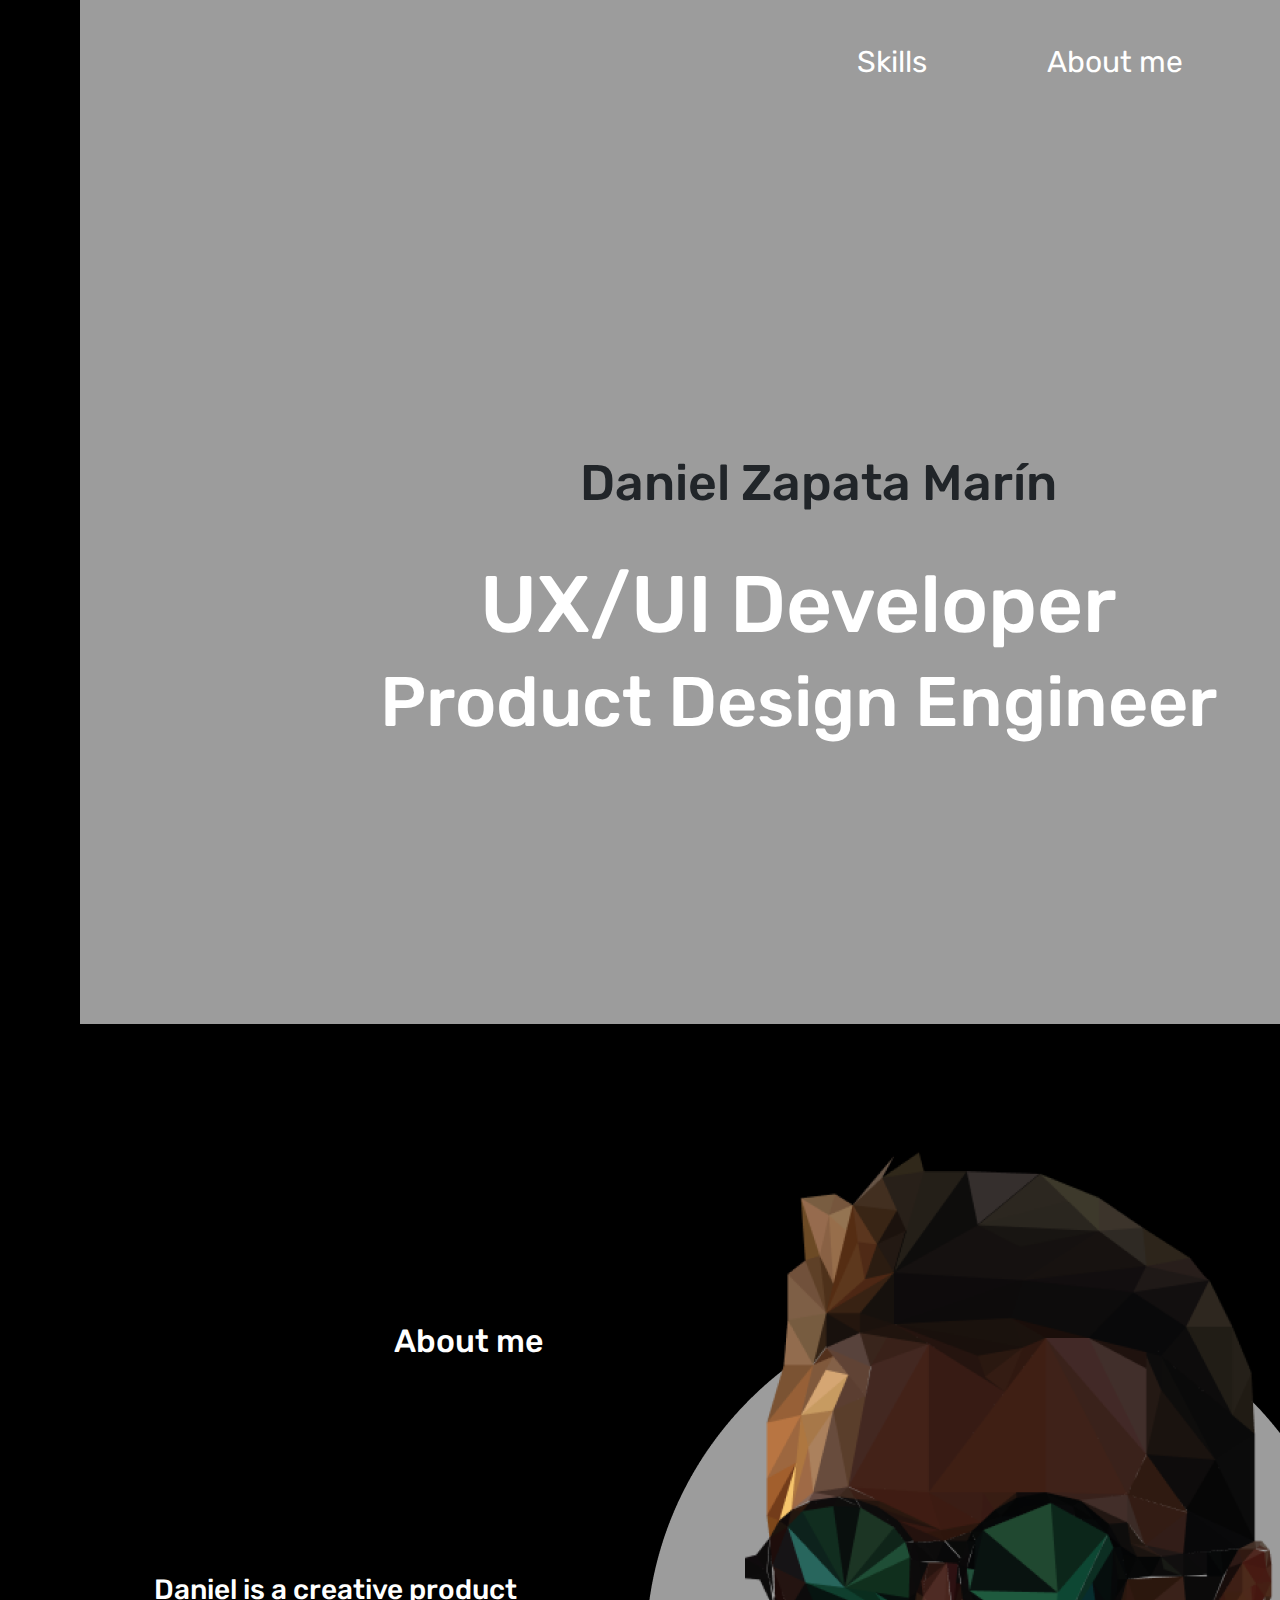
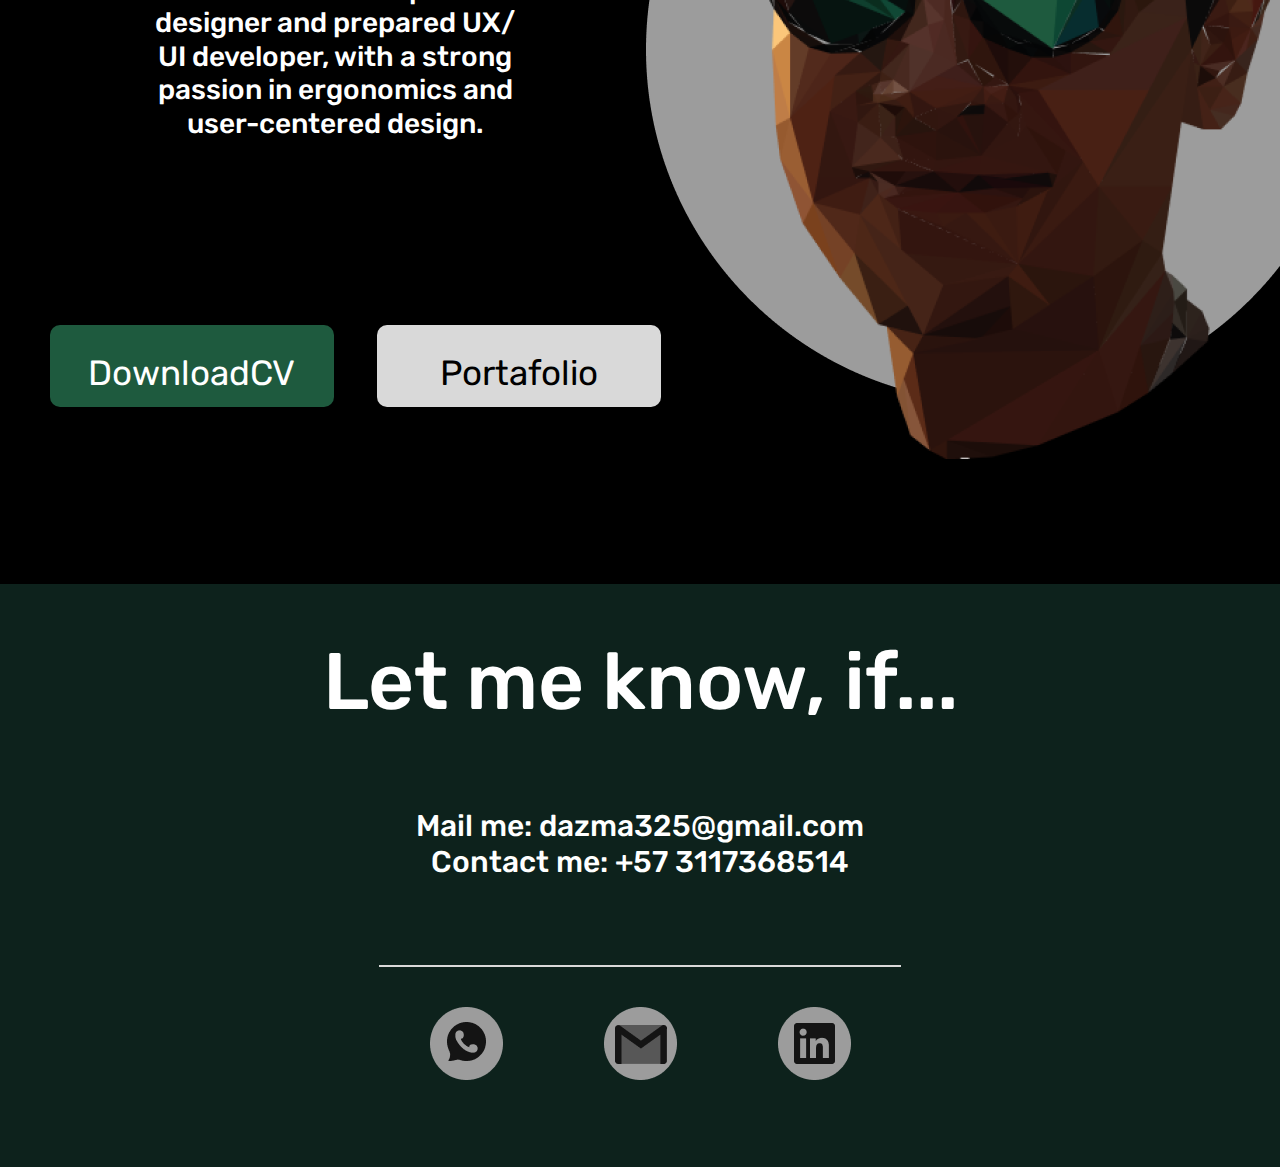
<file: index.html>
<!DOCTYPE html>
<html lang="en">
  <head>
   <meta charset="UTF-8">
   <meta http-equiv="X-UA-Compatible" content="IE=edge">
   <meta name="viewport" content="width=device-width, initial-scale=1.0">
   <title>Document</title>
   <link rel="stylesheet" href="./boostrap/css/bootstrap.min.css">
   <link rel="stylesheet" href="./css/style.css">
   <link rel="preconnect" href="https://fonts.googleapis.com">
   <link rel="preconnect" href="https://fonts.gstatic.com" crossorigin>
   <link href="https://fonts.googleapis.com/css2?family=Rubik&display=swap" rel="stylesheet">
  </head> 
 <body>
  <header class="headerIndex">
   <div class="containerHeader">
    <nav>
      <ul class="navBar">
        <li> <a href="./pages/skills.html">Skills</a> </li>
        <li> <a href="#aboutMe">About me</a> </li>
      </ul>
    </nav>
    <div class="title">
      <h1>Daniel Zapata Marín</h1>
      <h2 class="titleH2">UX/UI Developer</h2>
      <h3 class="titleH3">Product Design Engineer</h3>
    </div>
   </div>
  </header>
  <main>
    <section class="sectionMe">
     <div class="titleMe">
      <h2>About me</h2>
    </div>
    <div class="textoMe">
      <h3 class="textH3">Daniel is a creative product<br>designer and prepared UX/<br>UI developer, with a strong<br>passion in ergonomics and<br>user-centered design.</h3>
     </div>
     <div class="imgSectionme" id="aboutMe">
      <img src="./assets/img/Component1.png" alt="Componente Grafigo 01">
    </div>
    <div class="portafolioBottom">
      <a href="./pages/portafolio.html">Portafolio</a>
    </div>
    <div class="downloadCvBottom">
      <a download="DanielZapataCv" href="">DownloadCV</a>
    </div>
    </section>
    <section class="sectionContact">
      <div class="textoSectionContact">
       <h2>Let me know, if...</h2>
       <h3>Mail me: dazma325@gmail.com<br>Contact me: +57 3117368514</h3>
      </div>
    </section>
  </main>
  <footer>
    <div class="separadorFooter">Separador</div>
    <div class="redesSociales">
      <a href="https://wa.me/573117368514" target="_blank"><img src="./assets/img/Component2.png" alt="Logo Whatsapp"></a>
      <a href="dazma325@gmail.com" target="_blank"><img src="./assets/img/Component3.png" alt="Logo Mail"></a>
      <a href="http://linkedin.com/in/daniel-zapata-marín-b1a926226" target="_blank"><img src="./assets/img/Component4.png" alt="Logo Linked"></a>
    </div>
  </footer>
   <script src="./boostrap/js/bootstrap.min.js"></script>
 </body>
</html>
</file>
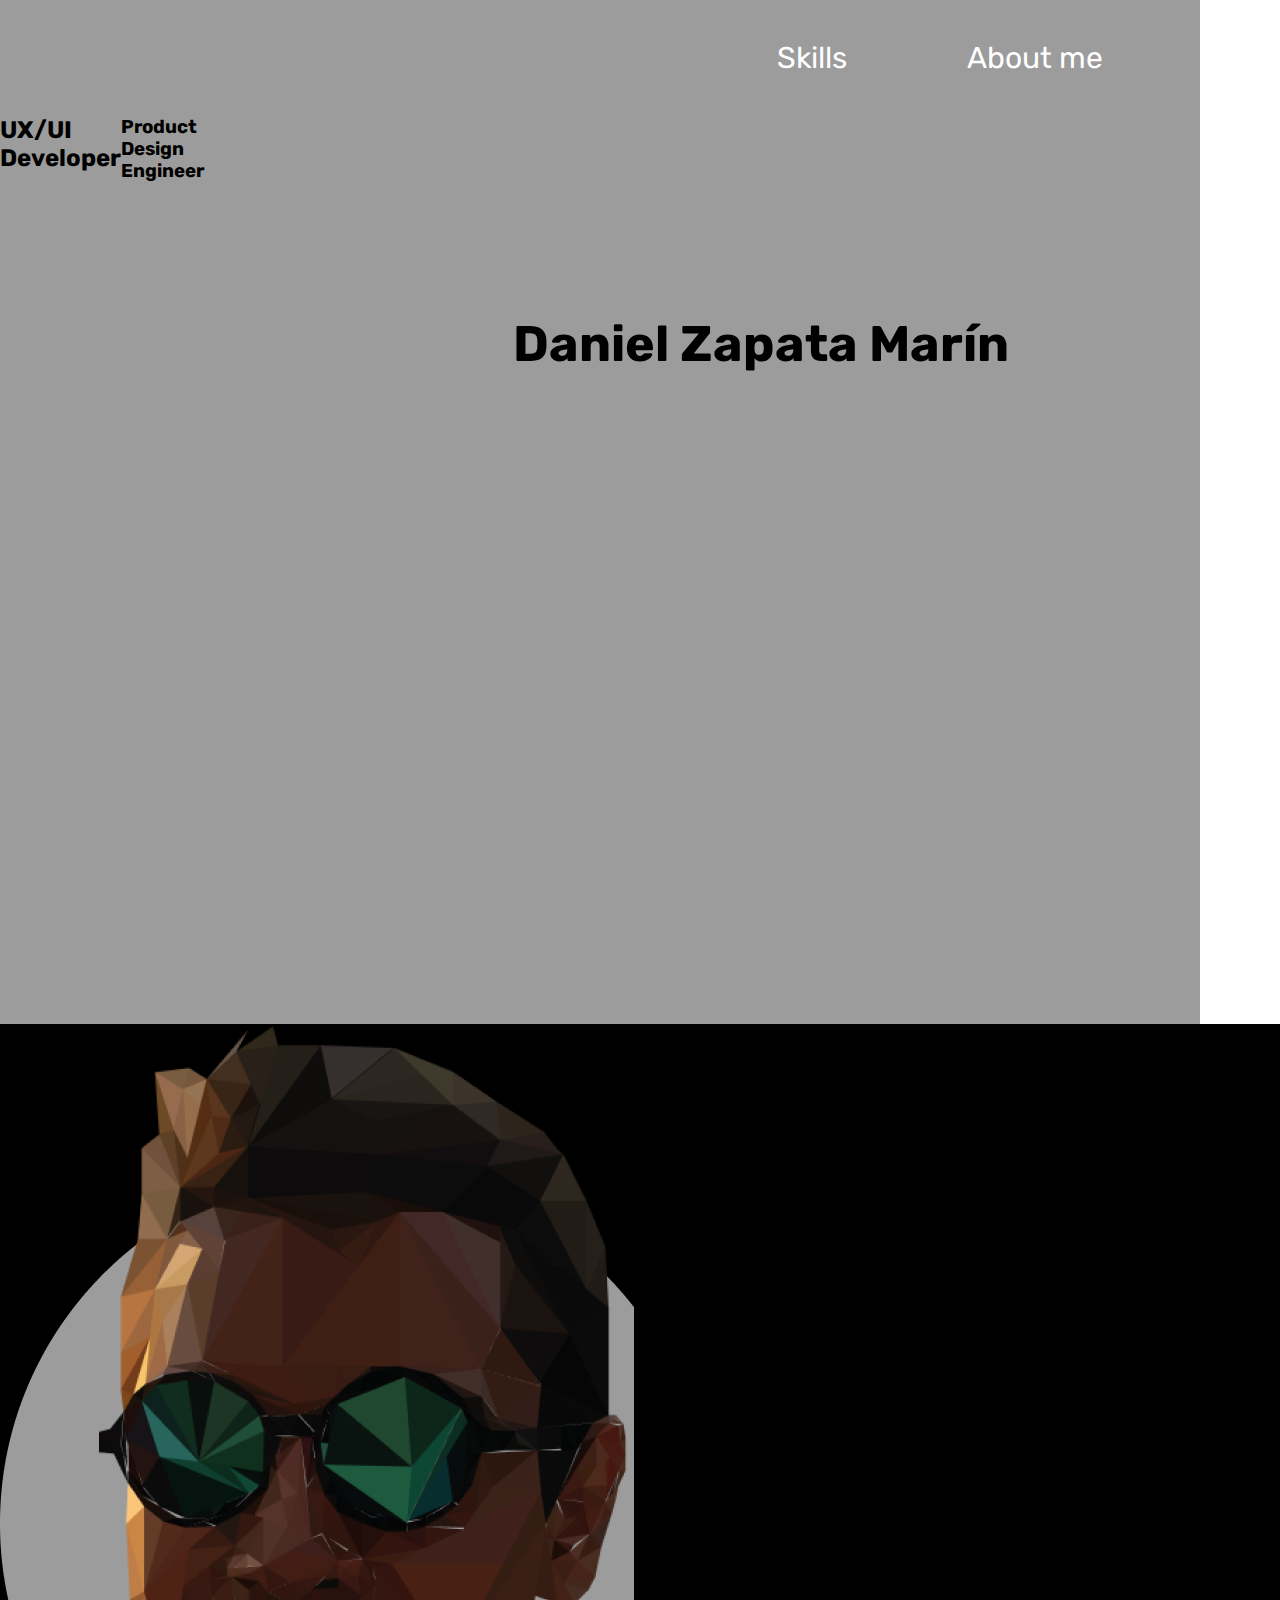
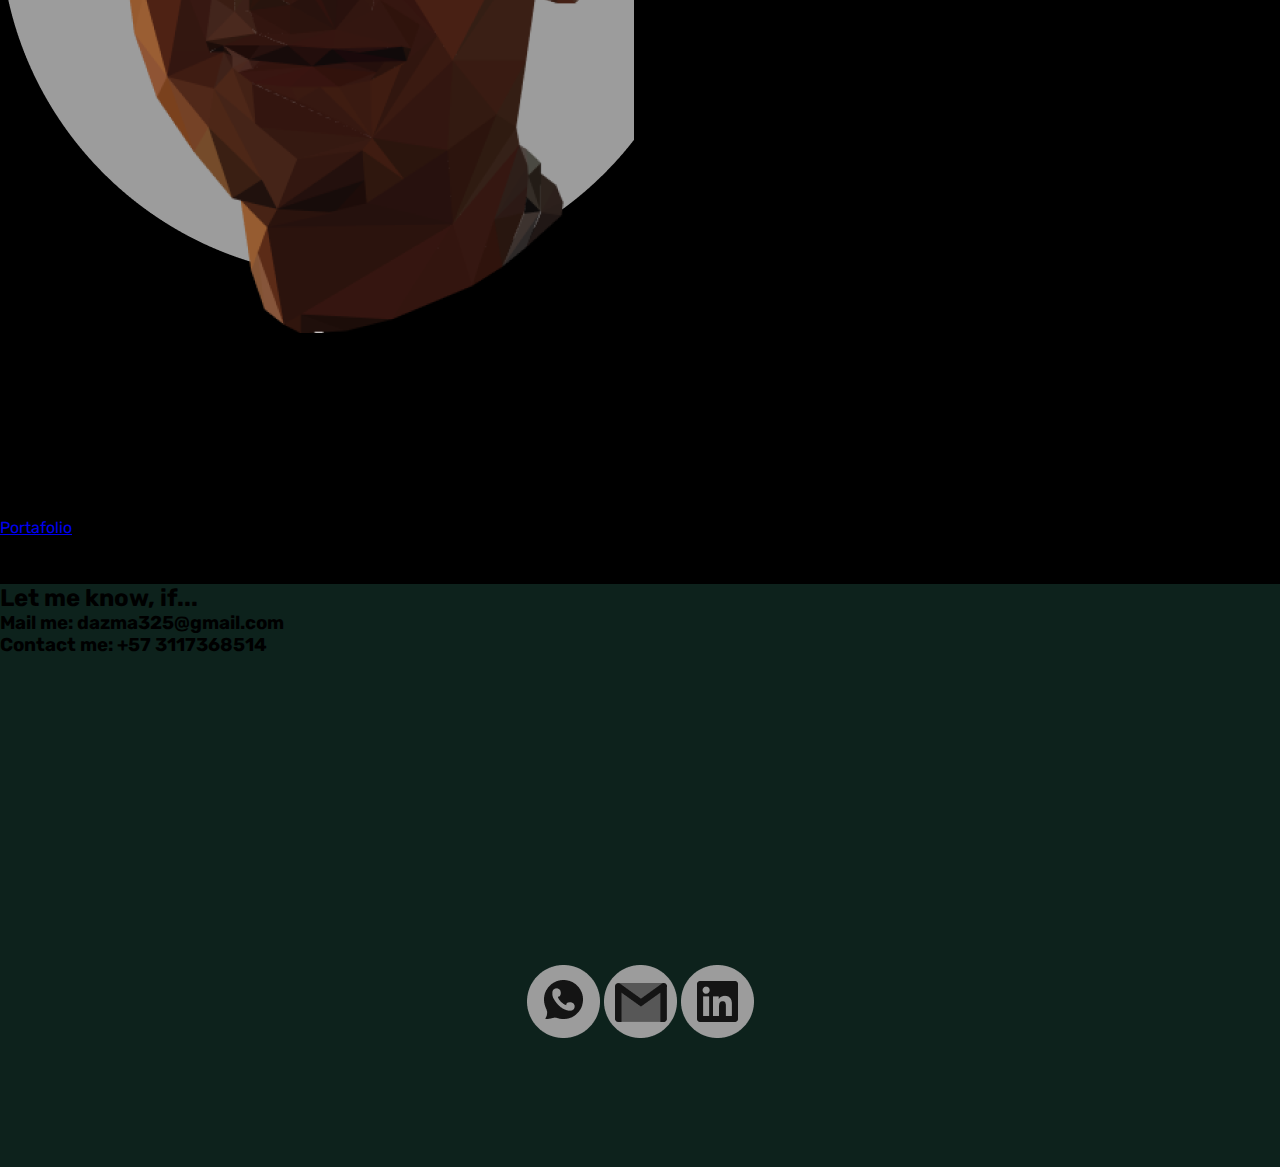
<file: pages/index.html>
<!DOCTYPE html>
<html lang="en">
  <head>
   <meta charset="UTF-8">
   <meta http-equiv="X-UA-Compatible" content="IE=edge">
   <meta name="viewport" content="width=device-width, initial-scale=1.0">
   <title>Document</title>
   <link rel="stylesheet" href="../css/style.css">
   <link rel="preconnect" href="https://fonts.googleapis.com">
   <link rel="preconnect" href="https://fonts.gstatic.com" crossorigin>
   <link href="https://fonts.googleapis.com/css2?family=Rubik&display=swap" rel="stylesheet">
 <body>
  <header>
   <div class="containerHeader">
    <nav>
      <ul class="navBar">
        <li> <a href="">Skills</a> </li>
        <li> <a href="">About me</a> </li>
      </ul>
    </nav>
    <div class="title">
      <h1>Daniel Zapata Marín</h1>
      <h2>UX/UI Developer</h2>
      <h3>Product Design Engineer</h3>
    </div>
   </div>
  </header>
  <main>
    <section class="sectionMe"> 
      <img src="../assets/img/Component1.png" alt="Componente Grafigo 01">
      <div class="textoSeccionme" >
      <h2>About me</h2>
      <h3>Daniel is a creative product<br>designer and prepared UX/<br>UI developer, with a strong<br>passion in ergonomics and<br>user-centered design.</h3>
    </div>
    <div class="portafolio">
      <a href="./Portafolio.html">Portafolio</a>
    </div>
    <div>
      <a href=""></a>
    </div>
    </section>
    <section class="sectionContact">
      <div class="textoSeccioncontact">
       <h2>Let me know, if...</h2>
       <h3>Mail me: dazma325@gmail.com</h3>
       <h3>Contact me: +57 3117368514</h3>
      </div>
    </section>
  </main>
  <footer>
    <div>
      <img src="../assets/img/Component2.png" alt="Logo Whatsapp">
      <img src="../assets/img/Component3.png" alt="Logo Mail">
      <img src="../assets/img/Component4.png" alt="Logo Linked">
    </div>
  </footer>
 </body>
</html>
</file>
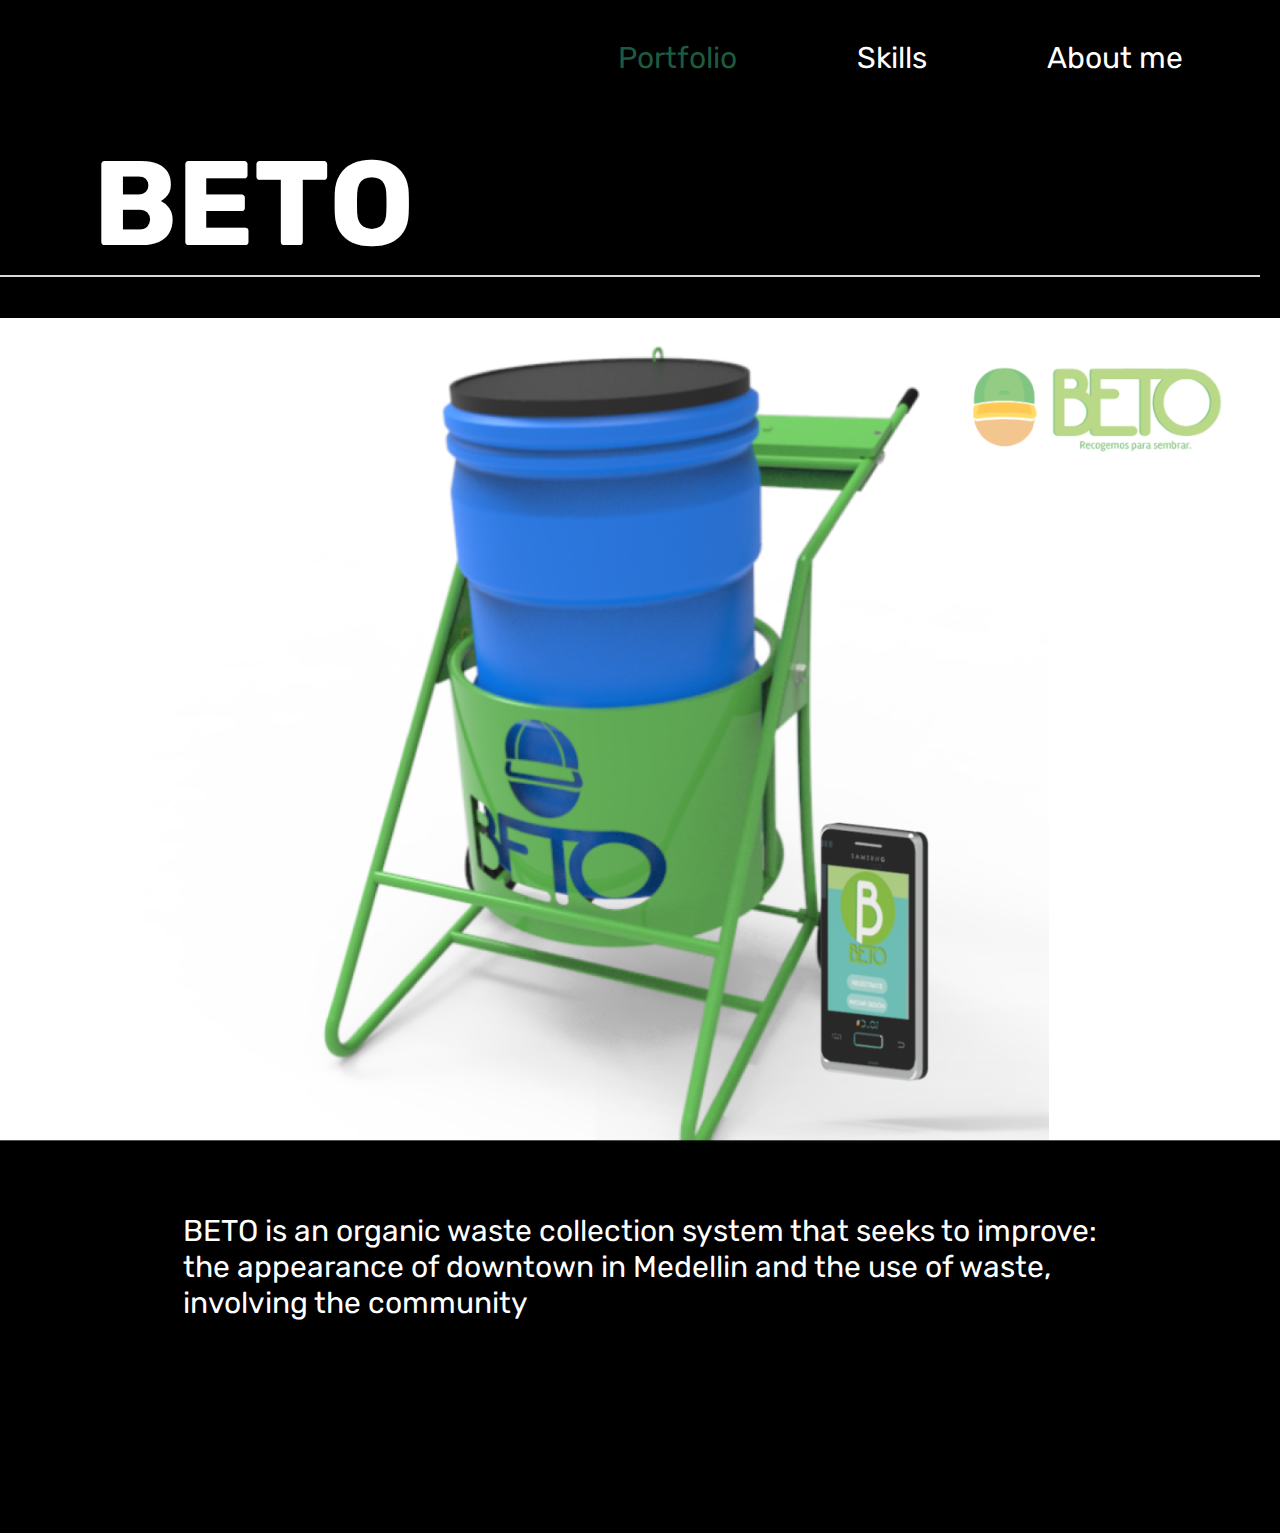
<file: pages/betoportfolio.html>
<!DOCTYPE html>
<html lang="en">
<head>
    <meta charset="UTF-8">
    <meta http-equiv="X-UA-Compatible" content="IE=edge">
    <meta name="viewport" content="width=device-width, initial-scale=1.0">
    <title>Document</title>
    <link rel="stylesheet" href="../css/style.css">
    <link rel="preconnect" href="https://fonts.googleapis.com">
    <link rel="preconnect" href="https://fonts.gstatic.com" crossorigin>
    <link href="https://fonts.googleapis.com/css2?family=Rubik&display=swap" rel="stylesheet">
</head>
<body>   
    <header class="headerPortfolio">
        <nav>
            <ul class="navBar">
                <li> <a class="portfolioList" href="../pages/portafolio.html">Portfolio</a> </li>
                <li> <a href="">Skills</a> </li>
                <li> <a href="../index.html">About me</a> </li>
            </ul>
        </nav> 
    </header>
      <main>
        <section class="projectSection">
            <div>
                <h2 class="titleProjectSection">BETO</h2>
            </div>
            <div class="separadorProjectSection">Separador</div>
            <div>
                <img class="imgProjectSection" src="../assets/img/componentBeto.png" alt="imagen Proyecto TIVA">
            </div>
            <div class="textProjectSection">
                <p>BETO is an organic waste collection system that seeks to improve:<br>the appearance of downtown in Medellin and the use of waste,<br>involving the community</p>
            </div>
        </section>
      </main>
</body>
</html>
</file>
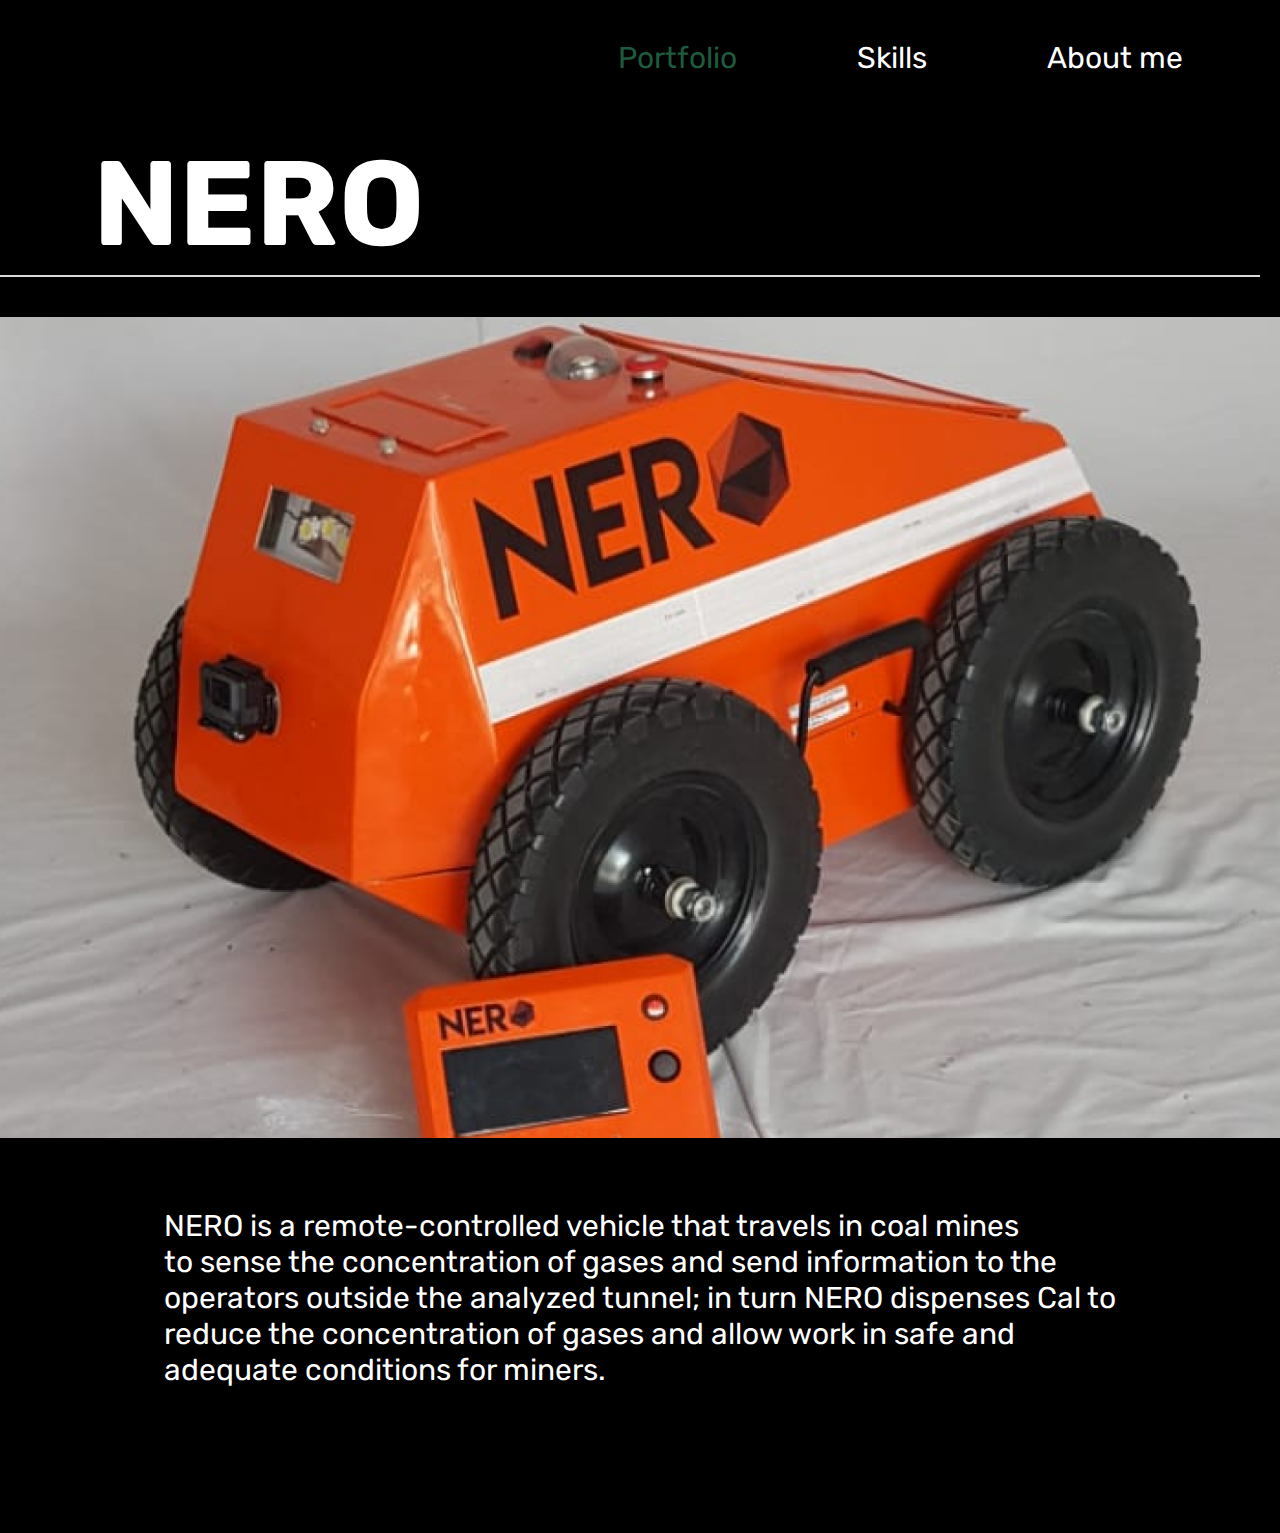
<file: pages/neroportfolio.html>
<!DOCTYPE html>
<html lang="en">
<head>
    <meta charset="UTF-8">
    <meta http-equiv="X-UA-Compatible" content="IE=edge">
    <meta name="viewport" content="width=device-width, initial-scale=1.0">
    <title>Document</title>
    <link rel="stylesheet" href="../css/style.css">
    <link rel="preconnect" href="https://fonts.googleapis.com">
    <link rel="preconnect" href="https://fonts.gstatic.com" crossorigin>
    <link href="https://fonts.googleapis.com/css2?family=Rubik&display=swap" rel="stylesheet">
</head>
<body>   
    <header class="headerPortfolio">
        <nav>
            <ul class="navBar">
                <li> <a class="portfolioList" href="../pages/portafolio.html">Portfolio</a> </li>
                <li> <a href="">Skills</a> </li>
                <li> <a href="../index.html">About me</a> </li>
            </ul>
        </nav> 
    </header>
      <main>
        <section class="projectSection">
            <div>
                <h2 class="titleProjectSection">NERO</h2>
            </div>
            <div class="separadorProjectSection">Separador</div>
            <div>
                <img class="imgProjectSection" src="../assets/img/componentNero.png" alt="imagen Proyecto TIVA">
            </div>
            <div class="textProjectSection">
                <p>NERO is a remote-controlled vehicle that travels in coal mines <br> to sense the concentration of gases and send information to the <br> operators outside the analyzed tunnel; in turn NERO dispenses Cal to <br> reduce the concentration of gases and allow work in safe and <br> adequate conditions for miners. </p>
            </div>
        </section>
      </main>
</body>
</html>
</file>
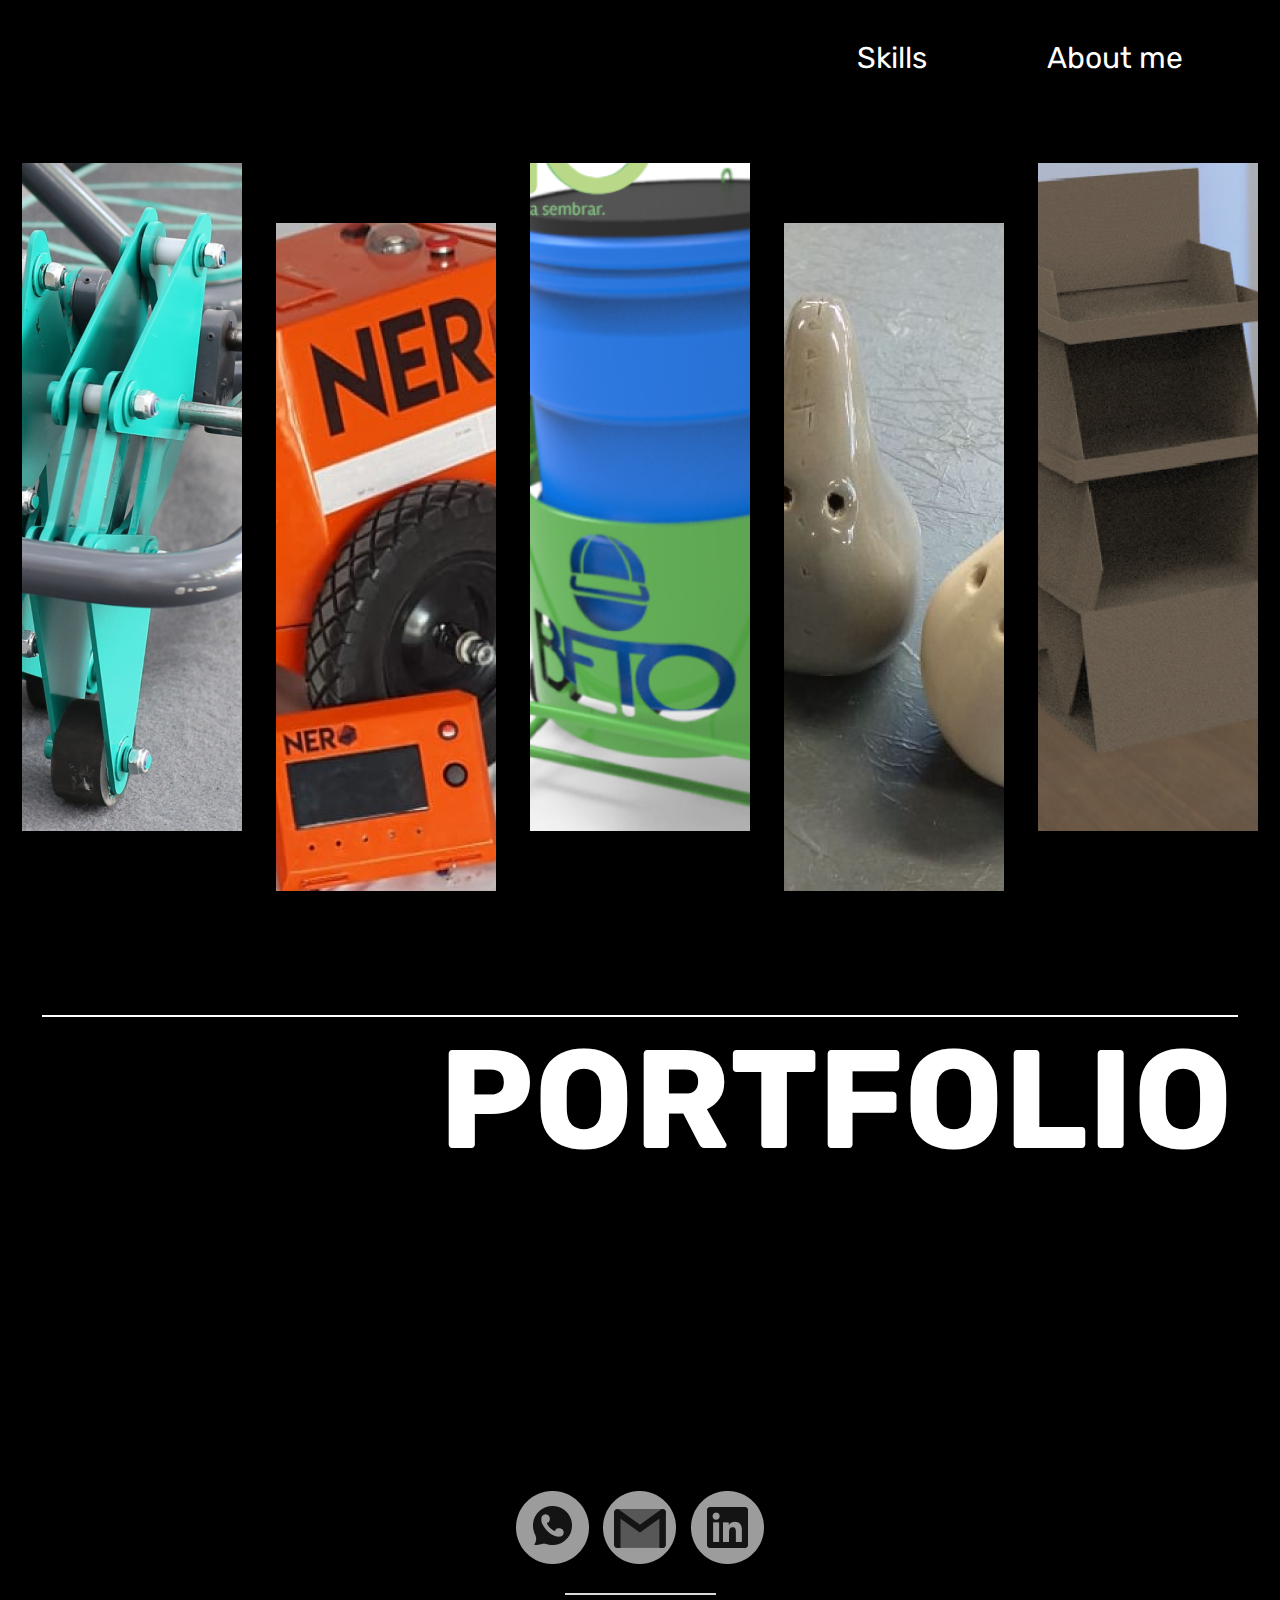
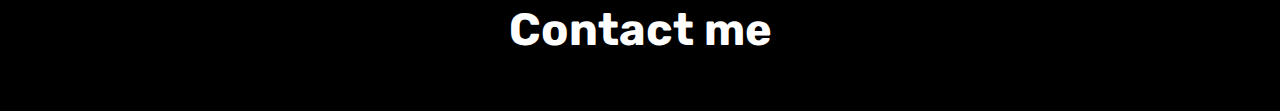
<file: pages/portafolio.html>
<!DOCTYPE html>
<html lang="en">
<head>
    <meta charset="UTF-8">
    <meta http-equiv="X-UA-Compatible" content="IE=edge">
    <meta name="viewport" content="width=device-width, initial-scale=1.0">
    <title>Document</title>
    <link rel="stylesheet" href="../css/style.css">
    <link rel="preconnect" href="https://fonts.googleapis.com">
    <link rel="preconnect" href="https://fonts.gstatic.com" crossorigin>
    <link href="https://fonts.googleapis.com/css2?family=Rubik&display=swap" rel="stylesheet">
</head>
<body>
    <header class="headerPortfolio">
        <nav>
            <ul class="navBar">
                <li> <a href="">Skills</a> </li>
                <li> <a href="../index.html" #aboutMe>About me</a> </li>
            </ul>
        </nav> 
    </header>
    <main>
      <section class="imgPortfolio"> 
       <div class="imgMainPortfolio">
        <a class="imgT1" href="./tivaportfolio.html"><img src="../assets/img/Component6.png" alt="Imagen TIVA P5"></a>
        <a class="imgT2" href="./neroportfolio.html"><img src="../assets/img/Component7.png" alt="Imagen NERO P7"></a>
        <a class="imgT1" href="./betoportfolio.html"><img src="../assets/img/component8.png" alt="Imagen BETO P6"></a>
        <a class="imgT2" href="./spookyportfolio.html"><img src="../assets/img/component9.png" alt="Imagen Spooky"></a>
        <a class="imgT1" href="./practiceportfolio.html"><img src="../assets/img/component10.png" alt="Imagen Intercalco"></a>
      </div>
     </section>  
     <section class="titlePortfolio">
        <div class="separadorPortfolio">Separador</div>
        <h2 class="h1Portfolio">Portfolio</h2>
     </section>
    </main>
    <footer class="footerPortfolio">
        <div class="redesSociales">
         <a href="https://wa.me/573117368514" target="_blank"><img src="../assets/img/Component2.png" alt="Logo Whatsapp"></a>
         <a href="dazma325@gmail.com" target="_blank"><img src="../assets/img/Component3.png" alt="Logo Mail"></a>
         <a href="http://linkedin.com/in/daniel-zapata-marín-b1a926226" target="_blank"><img src="../assets/img/Component4.png" alt="Logo Linked"></a>
        </div>
        <div class="textFooterPortfolio">
            <p class="separadorFooterPortfolio">Separador</p>
            <h2>Contact me</h2>
        </div>
        </div>
    </footer>
</body>
</html>
</file>
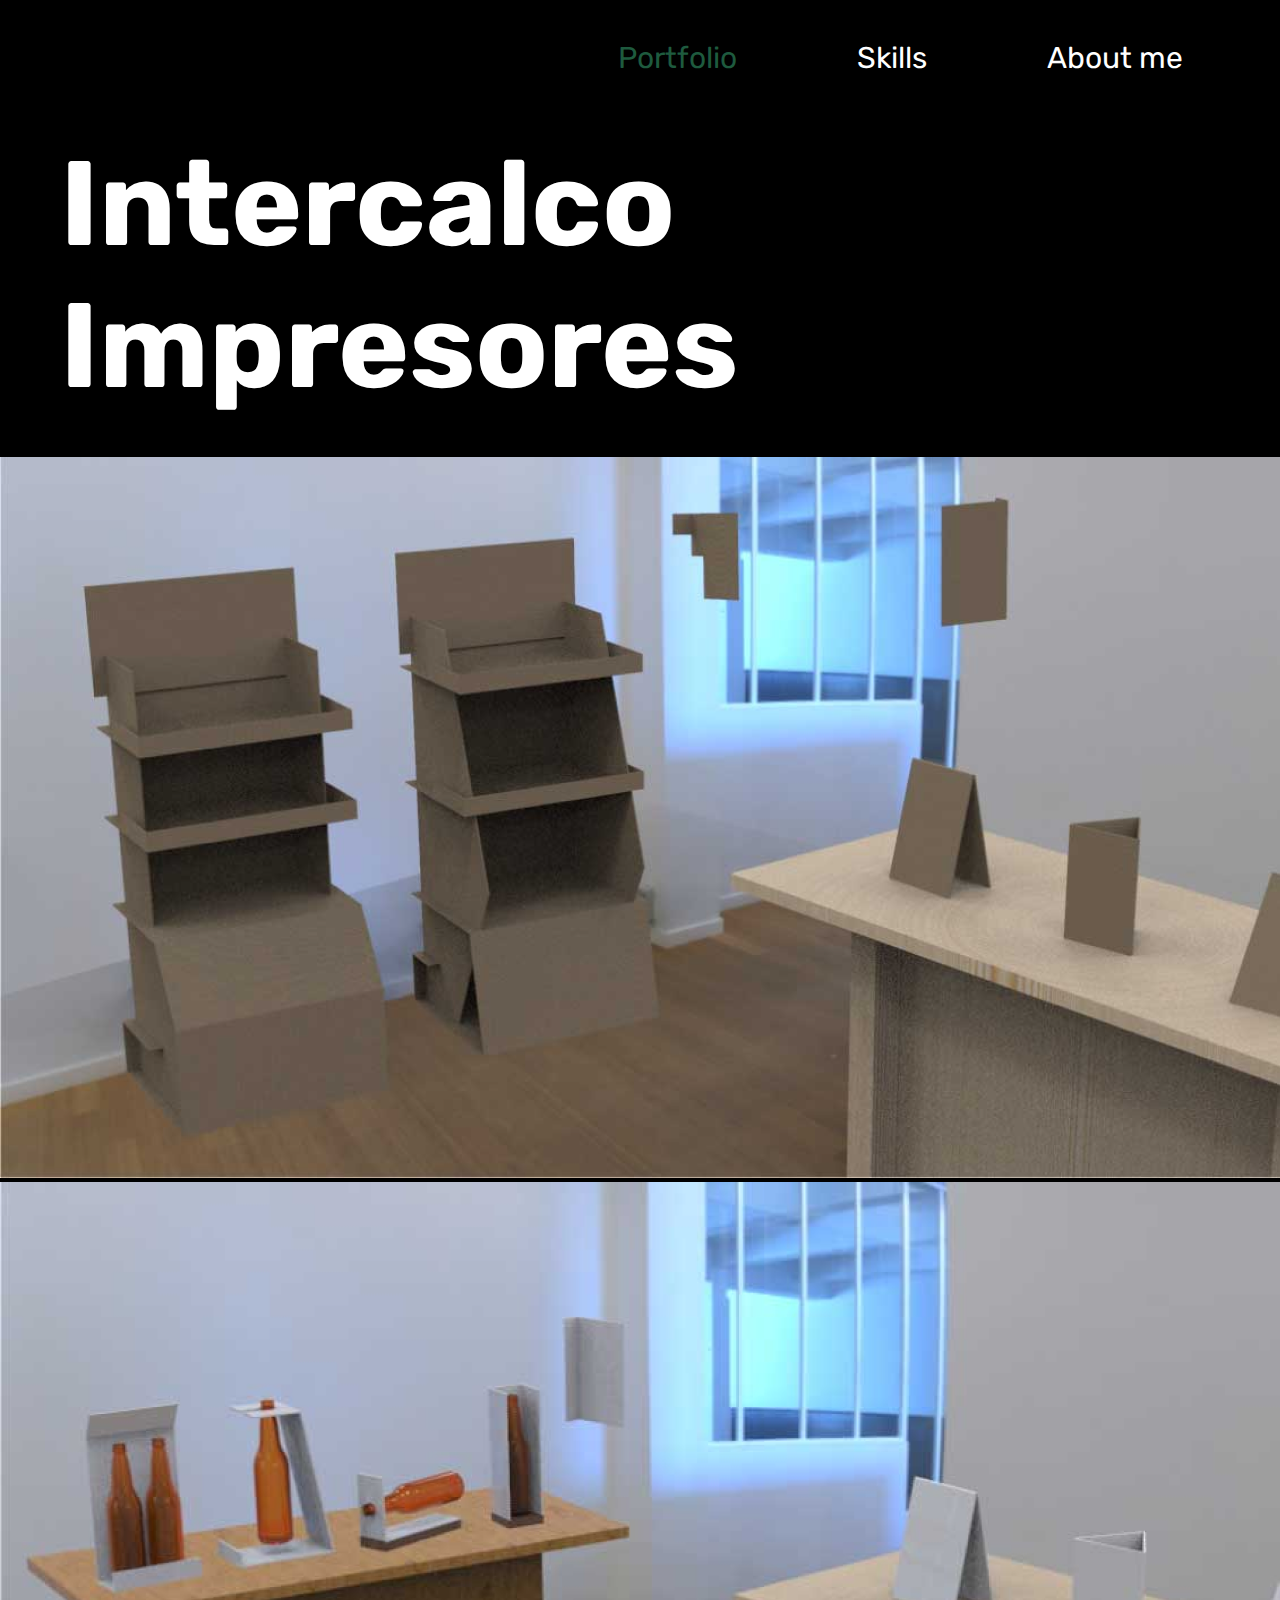
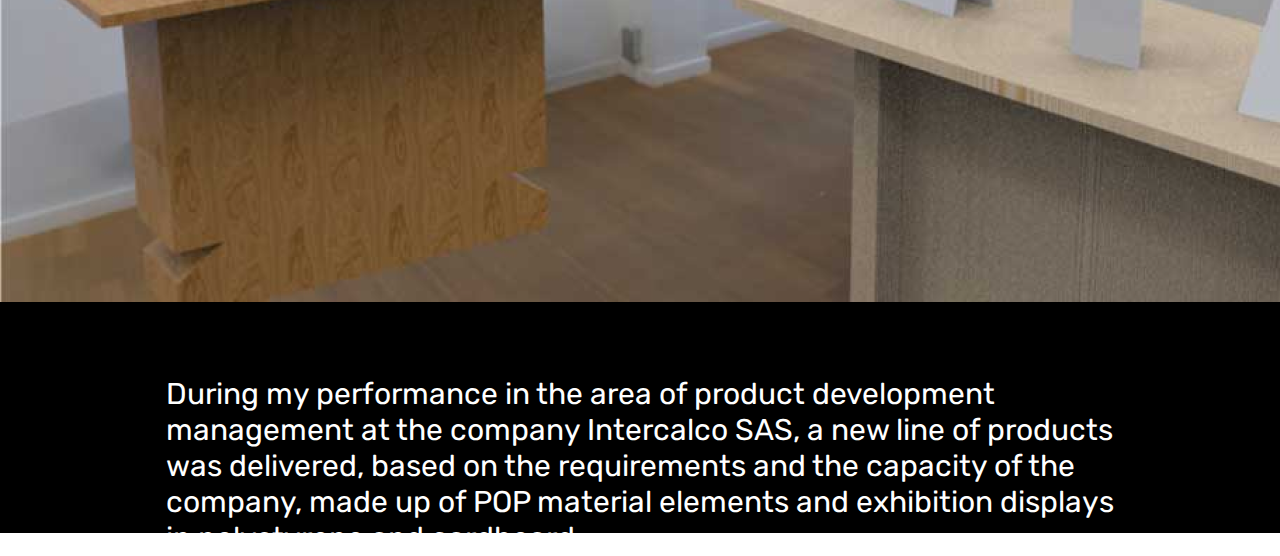
<file: pages/practiceportfolio.html>
<!DOCTYPE html>
<html lang="en">
<head>
    <meta charset="UTF-8">
    <meta http-equiv="X-UA-Compatible" content="IE=edge">
    <meta name="viewport" content="width=device-width, initial-scale=1.0">
    <title>Document</title>
    <link rel="stylesheet" href="../css/style.css">
    <link rel="preconnect" href="https://fonts.googleapis.com">
    <link rel="preconnect" href="https://fonts.gstatic.com" crossorigin>
    <link href="https://fonts.googleapis.com/css2?family=Rubik&display=swap" rel="stylesheet">
</head>
<body>   
    <header class="headerPortfolio">
        <nav>
            <ul class="navBar">
                <li> <a class="portfolioList" href="../pages/portafolio.html">Portfolio</a> </li>
                <li> <a href="">Skills</a> </li>
                <li> <a href="../index.html">About me</a> </li>
            </ul>
        </nav> 
    </header>
      <main>
        <section class="projectSectionP">
            <div>
                <h2 class="titleProjectSectionP">Intercalco Impresores</h2>
            </div>
            <div class="separadorProjectSection">Separador</div>
            <div class="imgProjectSectionP">
                <img src="../assets/img/componentIntercalco1.png" alt="imagen Proyecto TIVA">
                <img src="../assets/img/componentIntercalco2.png" alt="imagen Proyecto TIVA">
            </div>
            <div class="textProjectSection">
                <p>During my performance in the area of product development <br> management at the company Intercalco SAS, a new line of products <br> was delivered,  based on the requirements and the capacity of the <br> company, made up of POP material elements and exhibition displays <br> in  polystyrene and cardboard.</p>
            </div>
        </section>
      </main>
</body>
</html>
</file>
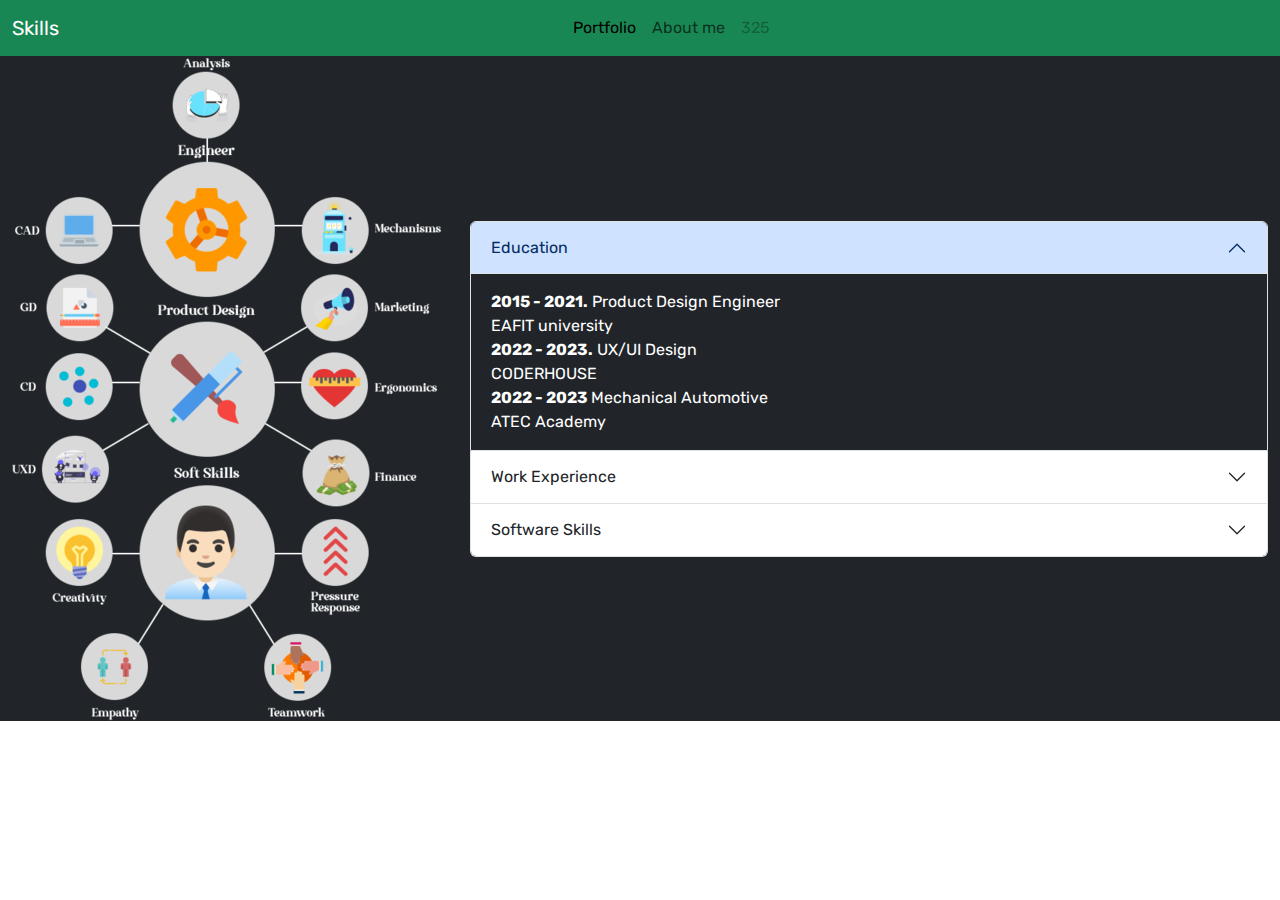
<file: pages/skills.html>
<!DOCTYPE html>
<html lang="en">
<head>
    <meta charset="UTF-8">
    <meta http-equiv="X-UA-Compatible" content="IE=edge">
    <meta name="viewport" content="width=device-width, initial-scale=1.0">
    <title>Document</title>
    <link rel="stylesheet" href="../boostrap/css/bootstrap.min.css">
    <link rel="stylesheet" href="../css/style.css">
    <link rel="preconnect" href="https://fonts.googleapis.com">
    <link rel="preconnect" href="https://fonts.gstatic.com" crossorigin>
    <link href="https://fonts.googleapis.com/css2?family=Rubik&display=swap" rel="stylesheet">
</head>
<body>
    <header class="bg-success">
        <nav class="navbar navbar-expand-lg" >
            <div class="container-fluid" >
              <a class="navbar-brand text-white"  href="#">Skills</a>
              <button class="navbar-toggler" type="button" data-bs-toggle="collapse" data-bs-target="#navbarNavAltMarkup" aria-controls="navbarNavAltMarkup" aria-expanded="false" aria-label="Toggle navigation">
                <span class="navbar-toggler-icon"></span>
              </button>
              <div class="collapse navbar-collapse d-flex justify-content-center" id="navbarNavAltMarkup">
                <div class="navbar-nav">
                  <a class="nav-link active" aria-current="page" href="../pages/portafolio.html">Portfolio</a>
                  <a class="nav-link" href="../index.html">About me</a>
                  <a class="nav-link disabled">325</a>
                </div>
              </div>
            </div>
        </nav>
    </header>
    <main class="d-flex flex-row align-items-center bg-dark">
       <section>
         <div class="container-fluid bg-dark d-flex justify-content-center" >
          <img src="../assets/img/componentSkills.png" alt="imagen habilidades">
         </div>
       </section>
       <section class="container-fluid bg-dark"> 
        <div class="accordion" id="accordionExample">
            <div class="accordion-item bg-dark">
              <h2 class="accordion-header">
                <button class="accordion-button" type="button" data-bs-toggle="collapse" data-bs-target="#collapseOne" aria-expanded="true" aria-controls="collapseOne">
                  Education
                </button>
              </h2>
              <div id="collapseOne" class="accordion-collapse collapse show" data-bs-parent="#accordionExample">
                <div class="accordion-body text-white">
                  <strong>2015 - 2021.</strong> Product Design Engineer <br> EAFIT university <br><strong>2022 - 2023.</strong> UX/UI Design <br> CODERHOUSE <br><strong> 2022 - 2023 </strong> Mechanical Automotive <br> ATEC Academy
                </div>
              </div>
            </div>
            <div class="accordion-item bg-dark">
              <h2 class="accordion-header text-white">
                <button class="accordion-button collapsed" type="button" data-bs-toggle="collapse" data-bs-target="#collapseTwo" aria-expanded="false" aria-controls="collapseTwo">
                  Work Experience
                </button>
              </h2>
              <div id="collapseTwo" class="accordion-collapse collapse" data-bs-parent="#accordionExample">
                <div class="accordion-body bs-success">
                  <strong>2021 (Practice).</strong> Product Development Area. <br> Development of new product lines in polystyrene and cardboard                </div>
              </div>
            </div>
            <div class="accordion-item bg-dark">
              <h2 class="accordion-header text-white">
                <button class="accordion-button collapsed" type="button" data-bs-toggle="collapse" data-bs-target="#collapseThree" aria-expanded="false" aria-controls="collapseThree">
                  Software Skills
                </button>
              </h2>
              <div id="collapseThree" class="accordion-collapse collapse" data-bs-parent="#accordionExample">
                <div class="accordion-body text-white">
                  <strong class="h4">ADOBE</strong><br>
                  <strong>Ilustrator</strong> ..80% <br>
                  <strong>Photoshop</strong> ..75% <br>
                  <strong>Figma</strong> ..70% <br>
                  <strong class="h4">3D MODEL</strong><br>
                  <strong>Creo Parametric</strong> ..75% <br>
                  <strong>SolidWorks</strong> ..70% <br>
                  <strong>Keyshot</strong> ..80% <br>
            </div>
          </div>
       </section>
    </main>
    <script src="../boostrap/js/bootstrap.min.js"></script>
</body>
</html>
</file>
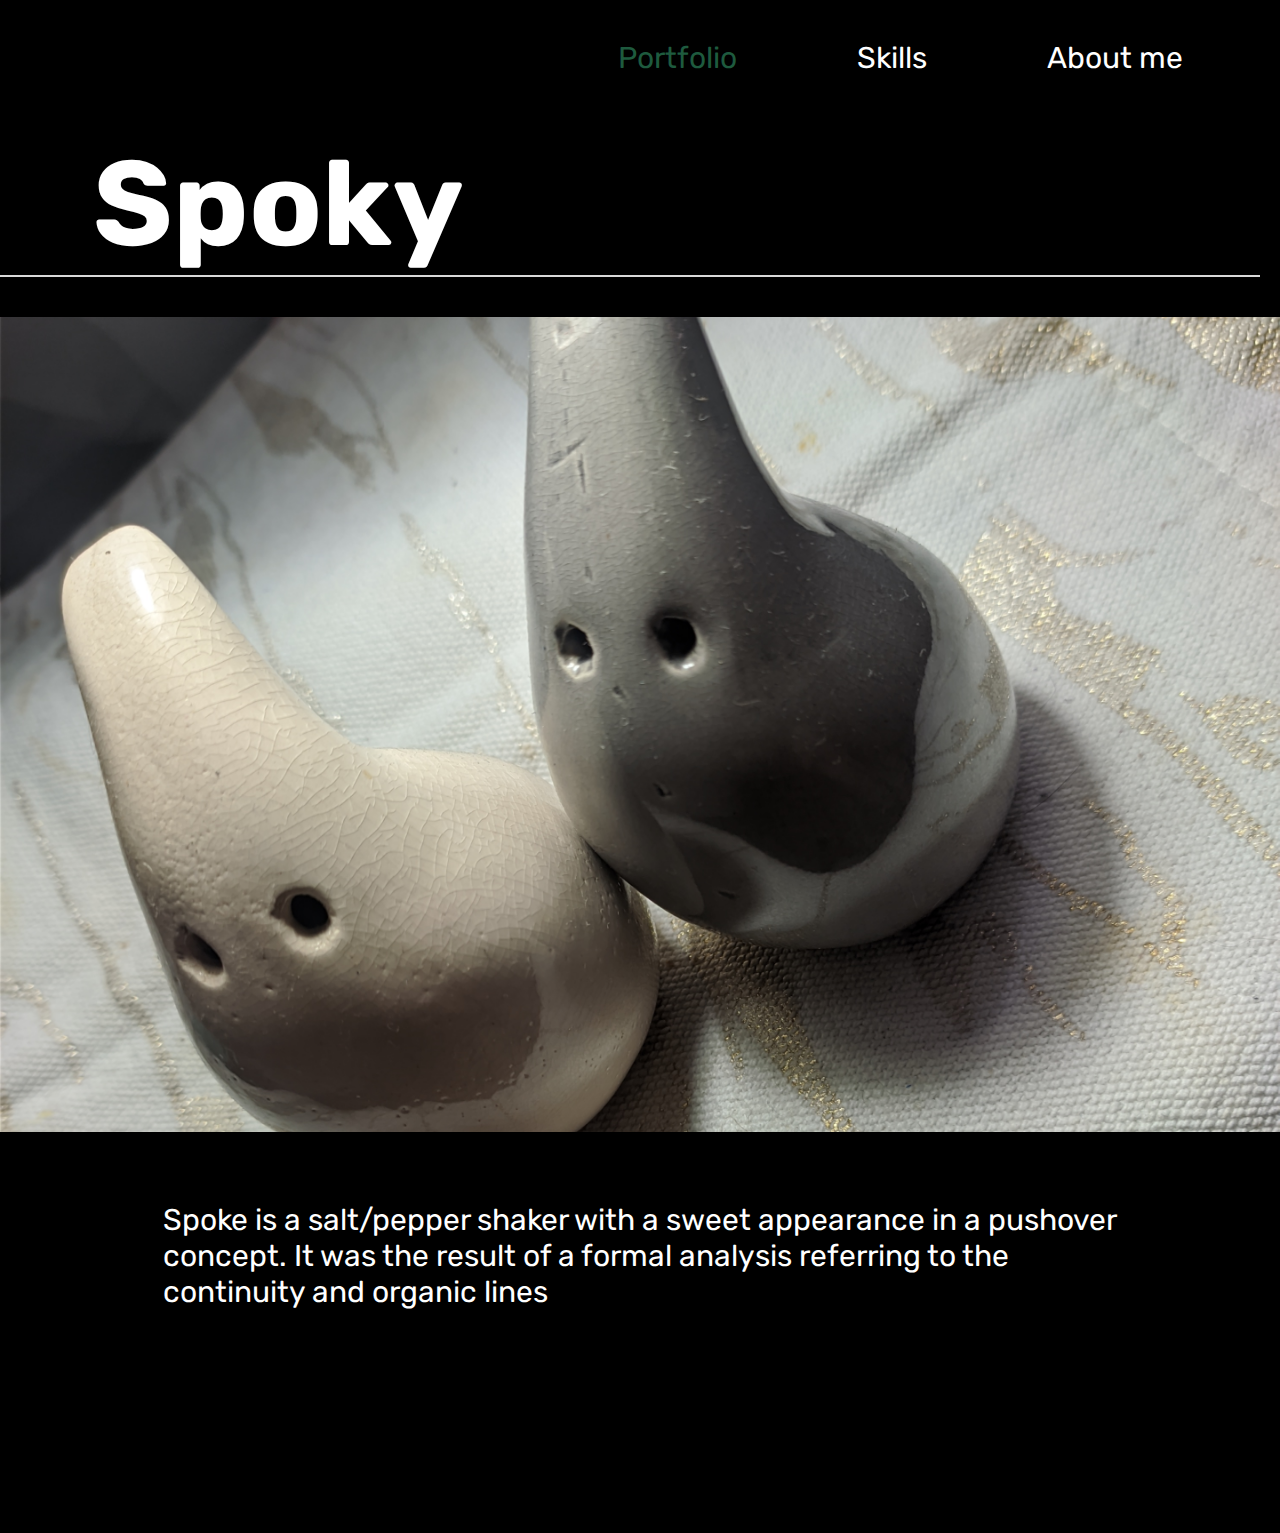
<file: pages/spookyportfolio.html>
<!DOCTYPE html>
<html lang="en">
<head>
    <meta charset="UTF-8">
    <meta http-equiv="X-UA-Compatible" content="IE=edge">
    <meta name="viewport" content="width=device-width, initial-scale=1.0">
    <title>Document</title>
    <link rel="stylesheet" href="../css/style.css">
    <link rel="preconnect" href="https://fonts.googleapis.com">
    <link rel="preconnect" href="https://fonts.gstatic.com" crossorigin>
    <link href="https://fonts.googleapis.com/css2?family=Rubik&display=swap" rel="stylesheet">
</head>
<body>   
    <header class="headerPortfolio">
        <nav>
            <ul class="navBar">
                <li> <a class="portfolioList" href="../pages/portafolio.html">Portfolio</a> </li>
                <li> <a href="">Skills</a> </li>
                <li> <a href="../index.html">About me</a> </li>
            </ul>
        </nav> 
    </header>
      <main>
        <section class="projectSection">
            <div>
                <h2 class="titleProjectSection">Spoky</h2>
            </div>
            <div class="separadorProjectSection">Separador</div>
            <div>
                <img class="imgProjectSection" src="../assets/img/componentSpooky.png" alt="imagen Proyecto TIVA">
            </div>
            <div class="textProjectSection">
                <p>Spoke is a salt/pepper shaker with a sweet appearance in a pushover <br> concept. It was the result of a formal analysis referring to the <br> continuity and organic lines</p>
            </div>
        </section>
      </main>
</body>
</html>
</file>
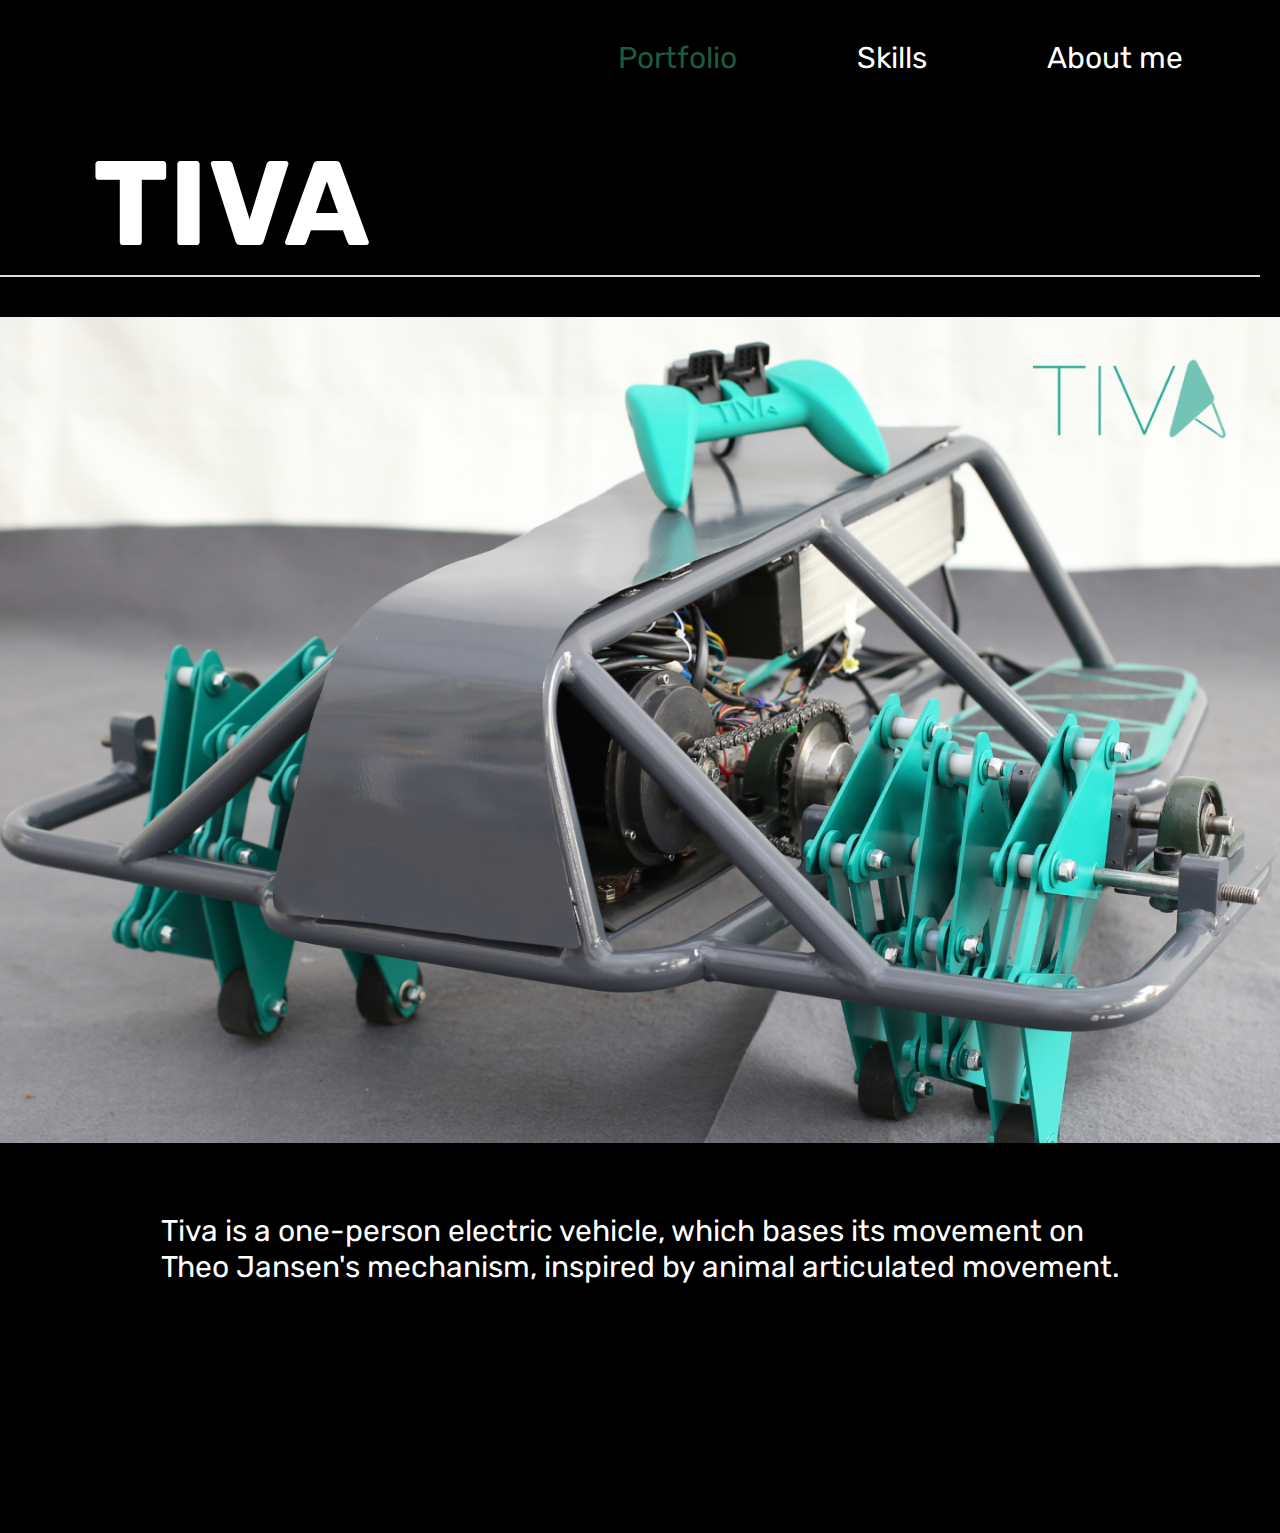
<file: pages/tivaportfolio.html>
<!DOCTYPE html>
<html lang="en">
<head>
    <meta charset="UTF-8">
    <meta http-equiv="X-UA-Compatible" content="IE=edge">
    <meta name="viewport" content="width=device-width, initial-scale=1.0">
    <title>Document</title>
    <link rel="stylesheet" href="../css/style.css">
    <link rel="preconnect" href="https://fonts.googleapis.com">
    <link rel="preconnect" href="https://fonts.gstatic.com" crossorigin>
    <link href="https://fonts.googleapis.com/css2?family=Rubik&display=swap" rel="stylesheet">
</head>
<body>   
    <header class="headerPortfolio">
        <nav>
            <ul class="navBar">
                <li> <a class="portfolioList" href="../pages/portafolio.html">Portfolio</a> </li>
                <li> <a href="">Skills</a> </li>
                <li> <a href="../index.html">About me</a> </li>
            </ul>
        </nav> 
    </header>
      <main>
        <section class="projectSection">
            <div>
                <h2 class="titleProjectSection">TIVA</h2>
            </div>
            <div class="separadorProjectSection">Separador</div>
            <div>
                <img class="imgProjectSection" src="../assets/img/componentTiva.png" alt="imagen Proyecto TIVA">
            </div>
            <div class="textProjectSection">
                <p>Tiva is a one-person electric vehicle, which bases its movement on <br> Theo Jansen's mechanism, inspired by animal articulated movement.</p>
            </div>
        </section>
      </main>
</body>
</html>
</file>
<file: css/style.css>
*{
    margin: 0;
    padding: 0;
    box-sizing: border-box;
    font-family: 'Rubik', sans-serif;
}

.gridIndex{
    display: grid;
    width: 100%;
    height: 100vh;
    grid-template-columns: repeat(12,1fr);
    grid-template-areas:
    "header"
    "main"
    "footer" ;
}

.headerIndex{
    width: 100%;
    height: 1024px;
    background-color: black;
    display: flex;
    justify-content: flex-end;
    grid-area: header;
}

.containerHeader{
    width: 93.75%;
    height: 1024px;
    background-color: #9C9C9C;
}

.navBar{
    display: flex;
    list-style: none;
    flex-flow: row wrap;
    justify-content: flex-end;
    gap: 120px;
    padding: 40px;
    margin-right: 57px;
    }

.navBar li a{
    color: white;
    text-decoration: none;
    font-size: 30px;
}

.title{
    display: grid;
    grid-template-rows: repeat(8,1fr);
    grid-template-columns: repeat(12,1fr);
}

h1{
    font-size: 50px;
    align-self: self-start;
    grid-column: 6 / 12;
    grid-row: 4 / 5;
}

.titleH2{
    color: #ffff;
    font-size: 80px;
    align-self: self-end;
    grid-column: 5 / 13;
    grid-row: 5 / 6;
}

.titleH3{
    color: #ffff;
    font-size: 70px;
    align-self: self-start;
    justify-content: end;
    grid-column: 4 / 13 ;
    grid-row: 6 / 7;
}

.sectionMe{
    width: 100%;
    height: 1160px;
    background-color: black;
    grid-area: main;
    display: grid;
    grid-template-columns: repeat (12,1fr);
    grid-template-rows: repeat (10,1fr);
}

.separador{
    font-size: 0;
    width: 100%;
    height: 26px;
    background-color: #D9D9D9;
    grid-column: 1 / 13;
    grid-row: 1 / 2;
}

.imgSectionme{
    display: flex;
    justify-content: right;
    align-self: center;
    grid-column: 7 / 13;
    grid-row: 1 / 10;
}

.titleMe{
    text-align: center;
    color: #ffff;
    font-size: 55px;
    display: flex;
    justify-content: center;
    grid-column: 5 / 8;
    grid-row: 3 / 4;   
}

.textoMe{
    text-align: center;
    color: #ffff;
    font-size: 30px;
    display: flex;
    align-self: center;
    font-size: 35px;
    grid-column: 4 / 8;
    grid-row: 5 / 7;
}

.portafolioBottom{
    width: 284px;
    height: 82px;
    background-color:  #D9D9D9;
    text-align: center; 
    border-radius: 10px;
    padding: 22px;
    grid-column: 6 / 9;
    grid-row: 8 / 9;
}

.portafolioBottom a{
    text-align: center;
    text-decoration: none;
    font-size: 35px;
    color: black;
}

.downloadCvBottom{
    width: 284px;
    height: 82px;
    background-color:  #1E5A3E;
    text-align: center; 
    border-radius: 10px;
    padding: 22px;
    grid-column: 3 / 7;
    grid-row: 8 / 9;
}

.downloadCvBottom a{
    text-align: center;
    text-decoration: none;
    font-size: 35px;
    color: #ffff;
}

.sectionContact{
    width: 100%;
    height: 381px;
    background-color: #0D221C;
    grid-area: main;
}

.textoSectionContact{
    color: #ffff;
    display: flex; 
    flex-flow: column wrap;
}

.textoSectionContact h2{
    text-align: center;
    font-size: 80px;
    align-items: center;
    padding-top: 50px;
}

.textoSectionContact h3{
    text-align: center;
    font-size: 30px;
    align-items: center;
    padding-top: 70px;
}

footer{
    width: 100%;
    height: 202px;
    background-color: #0D221C; 
    grid-area: footer;
    display: flex;
    flex-flow: column wrap;
    align-content: center;
}

.separadorFooter{
    font-size: 0;
    background-color: #D9D9D9;
    width: 522px;
    height: 2px;
    margin-bottom: 40px; 
}

.redesSociales{
    display: flex;
    justify-content: space-around;
}

.gridPortfolio{
    display: grid;
    width: 100%;
    height: 100vh;
    grid-template-columns: repeat(12,1fr);
    grid-template-areas:
    "headerP"
    "mainP"
    "footerP" ;
}

.headerPortfolio{
    width: 100%;
    height: 133px;
    background-color: black;
    display: flex;
    justify-content: flex-end;
    grid-area: headerP; 
}

.imgPortfolio{
    width: 100%;
    height: 812px;
    background-color: black;
    display: flex;
    justify-content: center;
    grid-area: mainP;  
}

.imgMainPortfolio{
   display: flex;
   align-content: center;
   gap: 34px;   
}

.imgT1{
   margin-top: 30px;
}

.imgT2{
   margin-top: 90px;
}

.titlePortfolio{
  width: 100%;
  height: 490px;
  background-color: black;
  display: flex;
  flex-flow: column;
  grid-area: mainP;
}

.separadorPortfolio{
    font-size: 0;
    background-color: #ffff;
    width: 93.47%;
    height: 2px;
    margin-top: 70px;
    display: flex;
    align-self: center;
 }
 
.h1Portfolio{
  color: #ffff;
  font-size: 140px;
  text-align: end;
  text-transform:uppercase;
  margin-right: 47px;
}

.footerPortfolio{
  width: 100%;
  height: 276px;
  background-color: black;
  grid-area: footerP;
  display: flex;
  flex-flow: column wrap;
  justify-content: center;
}

.textFooterPortfolio{
  font-size: 30px;
  color: #ffff;
  text-align: center;
  display: flex;
  flex-direction: column;
}

.separadorFooterPortfolio{
  font-size: 0;
  background-color: #D9D9D9;
  width: 151px;
  height: 2px;
  margin-top: 25px;
  margin-bottom: 8px;
  display: flex;
  align-self: center;
}

.navBar .portfolioList{
    color: #1E5A3E;
}

.projectSection{
  width: 100%;
  height: 1400px;
  background-color: black;
  display: flex;
  flex-direction: column;
}

.projectSectionP{
    width: 100%;
    height: 2000px;
    background-color: black;
    display: flex;
    flex-direction: column;
  }

.titleProjectSection{
  color: #ffff;
  font-size: 120px;
  margin-left: 93px;
}

.separadorProjectSection{
  font-size: 0;
  background-color: #D9D9D9;
  width: 1260px;
  height: 2px;
  display: flex;
  margin-bottom: 40px;
}

.imgProjectSection{
  display: block; 
  width: 100%;
  height: 100%;
}

.textProjectSection p{
  display: flex;
  justify-content: center;
  color: #ffff;
  font-size: 30px;
  text-align: start;
  margin-top: 70px;
}

.imgProjectSectionP{
  display: block;
  width: 100%;
}

.titleProjectSectionP{
   color: #ffff;
   font-size: 120px;
   margin-left: 60px;  
}

@media(max-width:768px){
    .headerIndex{
        background-color: black;
        height: 970px;
    }
    .containerHeader{
        width: 92%;
        height: 970px;
    }
    .navBar{
        display: flex;
        list-style: none;
        flex-flow: row wrap;
        justify-content: flex-start;
        gap: 40px;
        padding: 35px;
        margin-right: 20px;
    }
    .navBar li a{
        font-size: 25px;
    }
    .title{
        display: grid;
        grid-template-rows: repeat(8,1fr);
        grid-template-columns: repeat(8,1fr);
    }
    h1{
        font-size: 40px;
        align-self: self-end;
        grid-column: 2 / 8;
        grid-row: 4 / 5;
    }  
    .titleH2{
        font-size: 50px;
        align-self: self-end;
        grid-column: 2 / 8;
        grid-row: 6 / 7;
    }  
    .titleH3{
        font-size: 40px;
        align-self: self-start;
        grid-column: 2 / 9 ;
        grid-row: 7 / 8;
    }
    .sectionMe{
        height: 650px;
        background-color: #091310;
        display: grid;
        grid-template-columns: repeat(8,1fr);
        grid-template-rows: repeat(6,1fr);
    }
    .titleMe{
        font-size: 40px;
        grid-column: 2 / 5;
        grid-row: 2 / 3;
    }
    .imgSectionme{
        display: flex;
        justify-content: right;
        align-self: center;
        grid-column: 6 / 9;
        grid-row: 1 / 8;
    }
    .imgSectionme img{
        width: 100%;
    }
    .textoMe{
        text-align: center;
        display: flex;
        grid-column: 2 / 5;
        grid-row: 2 / 6;
    }
    .textH3{
        font-size: 22px;
    }
    .portafolioBottom{
        width: 234px;
        height: 62px;
        text-align: center; 
        align-self: center;
        border-radius: 10px;
        padding: 15px;
        grid-column: 2 / 6;
        grid-row: 5 / 6
    }
    .portafolioBottom a{
        text-align:justify;
        font-size:  25px;
    }
    .downloadCvBottom{
        width: 234px;
        height: 62px;
        text-align: center;
        padding-bottom: 70px;
        border-radius: 10px;
        padding: 15px;
        grid-column: 2 / 6;
        grid-row: 6 / 9;
    }
    .downloadCvBottom a{
        text-align:justify;
        font-size:  25px;
    }
    .sectionContact{
        width: 100%;
        height: 270px;
        background-color: black
    }
    .textoSectionContact h2{
       text-align: center;
       font-size: 60px;
       align-items: center;
       padding-top: 30px;
    }
    .textoSectionContact h3{
        text-align: center;
        font-size: 25px;
        align-items: center;
        padding-top: 40px;
    }
    footer{
        height: 202px;
        background-color: black; 
    }
    .separadorFooter{
        font-size: 0;
        background-color: #D9D9D9;
        width: 412px;
        height: 2px;
        margin-bottom: 40px; 
    }
    .imgPortfolio{
       width: 100%;
       height: 1350px;
       background-color: black;
    }
    .imgMainPortfolio{
        display:flex;
        flex-direction: row;
        flex-wrap: wrap;
        align-items: center;
        justify-content: space-evenly;
        gap: 0px
    }
    .imgT1, .imgT2{
        margin-top: 20px;
    }
    .titlePortfolio{
        width: 100%;
        height: 350px;
    }
    .separadorPortfolio{
        font-size: 0;
        background-color: #ffff;
        width: 80%;
        height: 2px;
        margin-top: 60px;
        display: flex;
        align-self: center;
     }
     .h1Portfolio{
        color: #ffff;
        font-size: 70px;
        text-align: end;
        text-transform:uppercase;
        margin-right: 65px;
        margin-top: 1
        0px;
      }
      .titleProjectSection{
        color: #ffff;
        font-size: 120px;
        display: flex;
        flex-direction: row;
        justify-content: center;
        margin-left: 0;
      }
      .textProjectSection p{
        display: flex;
        flex-direction: row;
        justify-content: center;
        color: #ffff;
        font-size: 22px;
        text-align: center;
        margin-top: 70px;
      }
      .titleProjectSectionP{
        text-align: center;
        color: #ffff;
        font-size: 80px;
        margin-left: 0  
     }   
}
</file>
